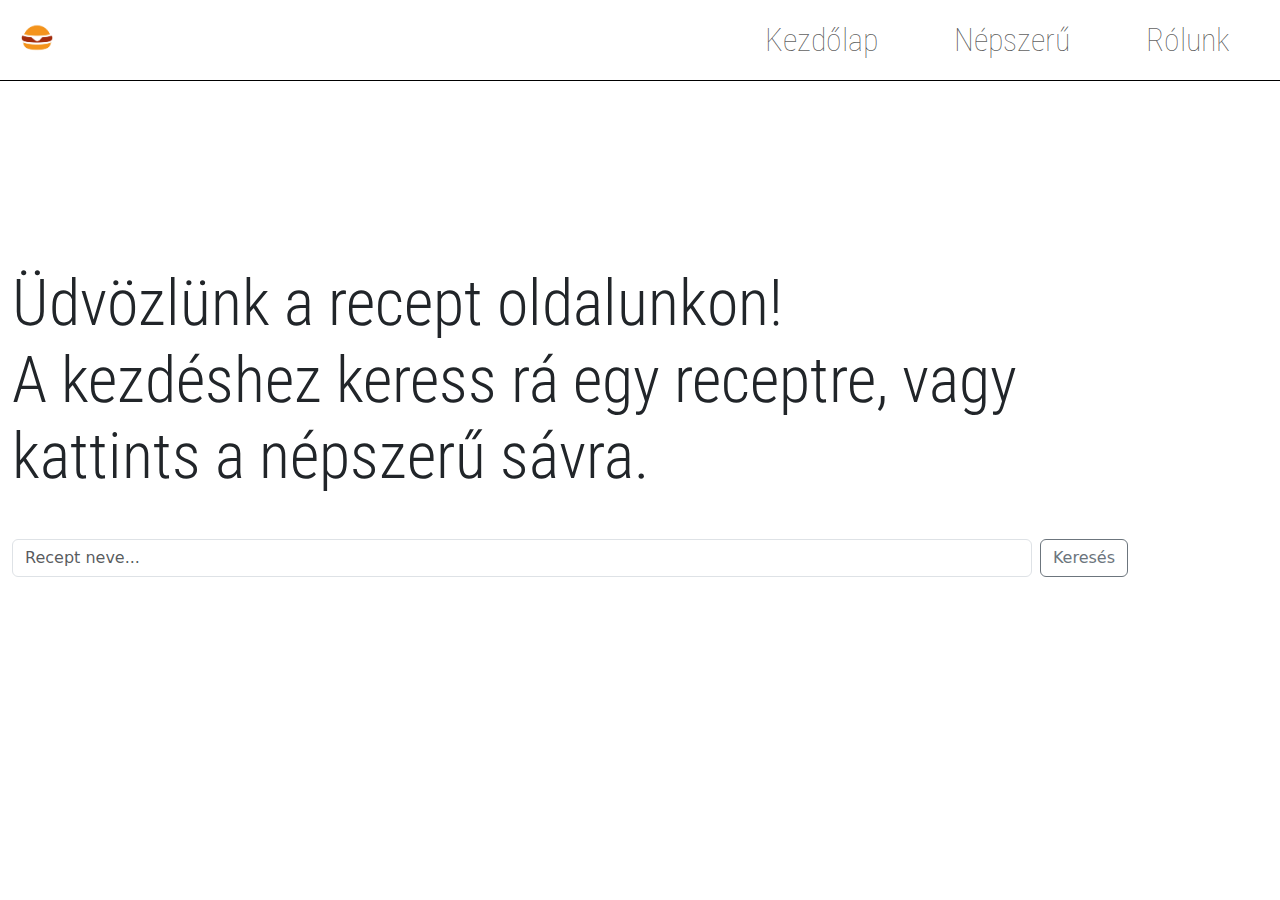
<file: home.html>
<!DOCTYPE html>
<html lang="en">
<head>
    <meta charset="UTF-8">
    <meta name="viewport" content="width=device-width, initial-scale=1.0">
    <link rel="stylesheet" href="homestyle.css">
    <link href="https://cdn.jsdelivr.net/npm/bootstrap@5.3.3/dist/css/bootstrap.min.css" rel="stylesheet" integrity="sha384-QWTKZyjpPEjISv5WaRU9OFeRpok6YctnYmDr5pNlyT2bRjXh0JMhjY6hW+ALEwIH" crossorigin="anonymous">
    <title>Receptek</title>
</head>
<body>
<nav class="navbar navbar-expand-sm navbar-light ">
        <div class="container-fluid ">
          <img src="kepek/homeico.png" alt="" class="navbar-brand" style="width: 50px; height: 5%;">
          <button class="navbar-toggler" type="button" data-bs-toggle="collapse" data-bs-target="#navbarSupportedContent" aria-controls="navbarSupportedContent" aria-expanded="false" aria-label="Toggle navigation">
            <span class="navbar-toggler-icon"></span>
          </button>
          <div class="collapse navbar-collapse" id="navbarSupportedContent">
            <ul class="navbar-nav ms-auto">
              <li class="nav-item">
                <a class="nav-link fs-2" aria-current="page" href="#">Kezdőlap</a>
              </li>
              <li class="nav-item">
                <a class="nav-link fs-2" href="./recept/recept.html">Népszerű</a>
              </li>			
              <li class="nav-item">
                <a class="nav-link fs-2" href="#">Rólunk</a>
              </li>			
            </ul>		  
          </div>
        </div>
      </nav>


<div class="container mx-0">
    
    <h1 class="display-3">Üdvözlünk a recept oldalunkon! <br> A kezdéshez keress rá egy receptre, vagy kattints a népszerű sávra.</h1> 
    <form class="d-flex">
        <input class="form-control me-2" type="search" placeholder="Recept neve..." aria-label="Search">
        <button class="btn btn-outline-secondary" type="submit">Keresés</button>
    </form>
</div>








    

<script src="https://cdn.jsdelivr.net/npm/bootstrap@5.3.3/dist/js/bootstrap.bundle.min.js" integrity="sha384-YvpcrYf0tY3lHB60NNkmXc5s9fDVZLESaAA55NDzOxhy9GkcIdslK1eN7N6jIeHz" crossorigin="anonymous"></script>
</body>
</html>
</file>
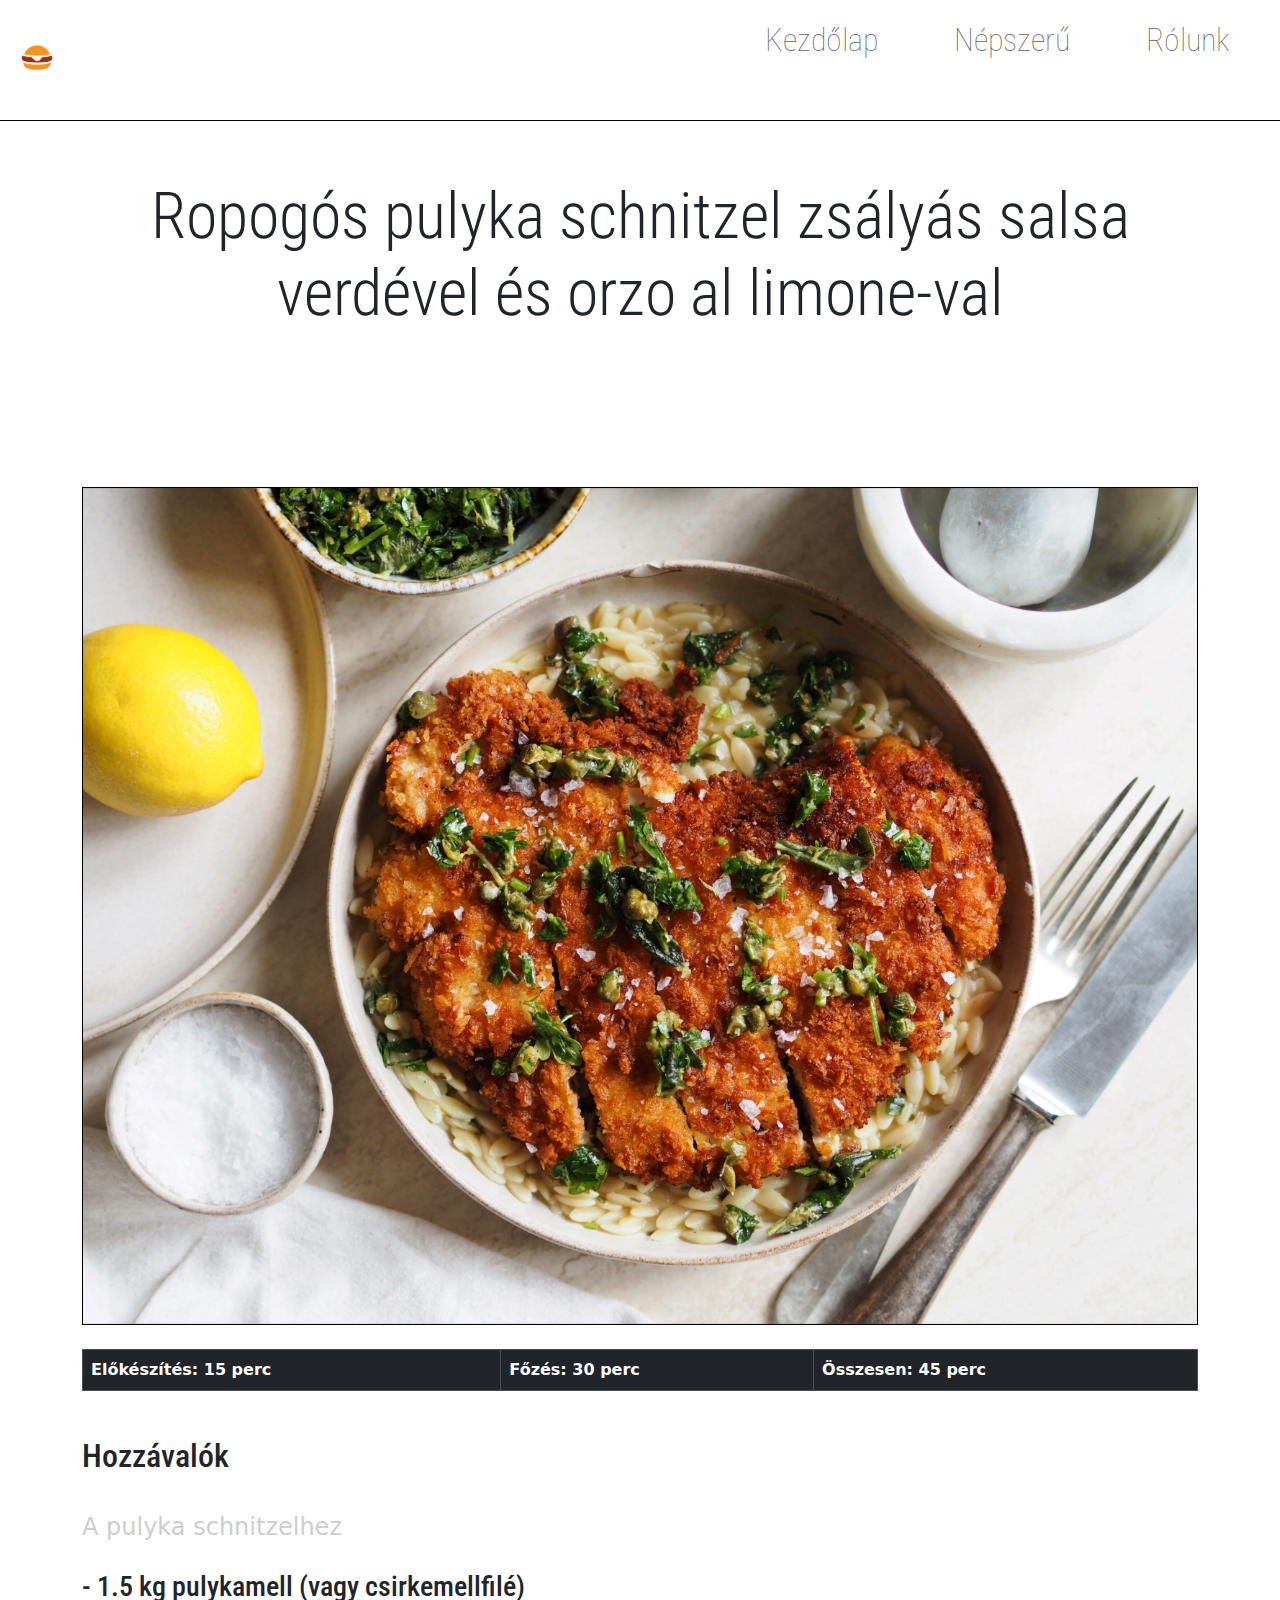
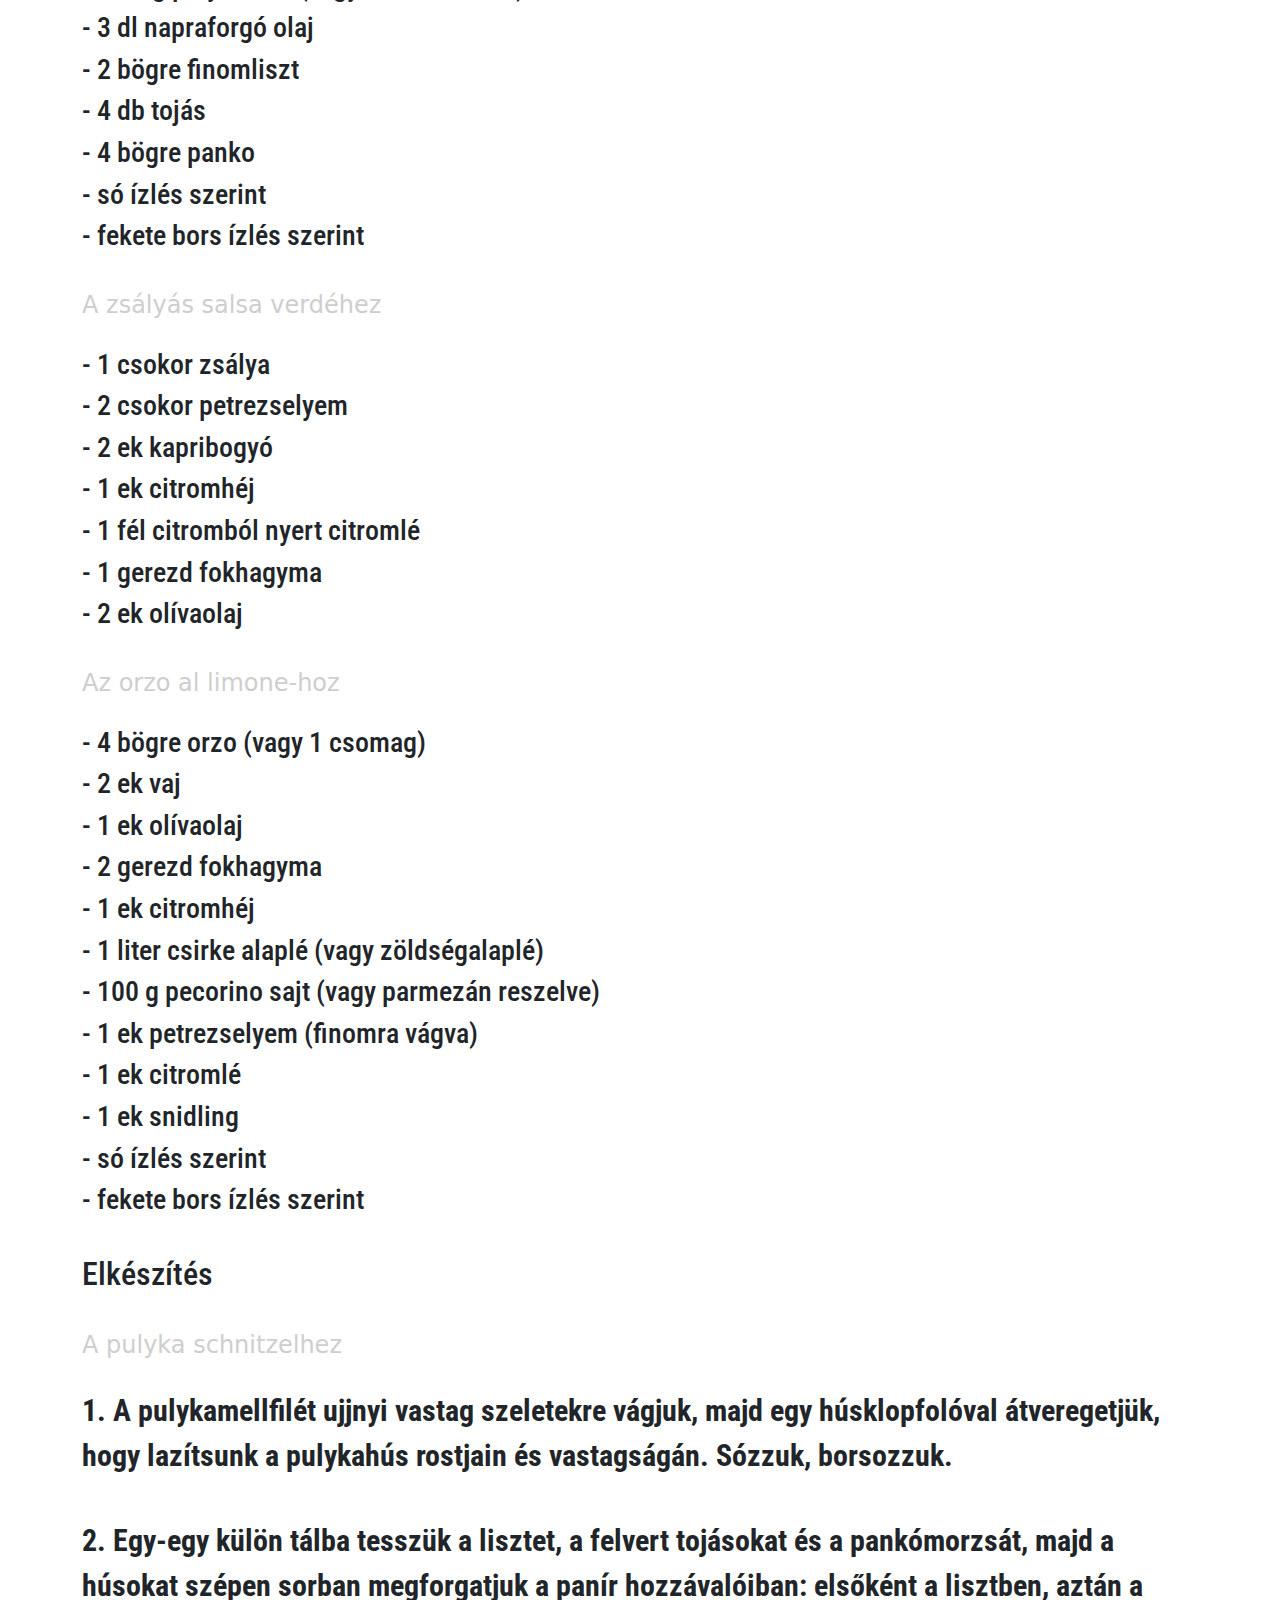
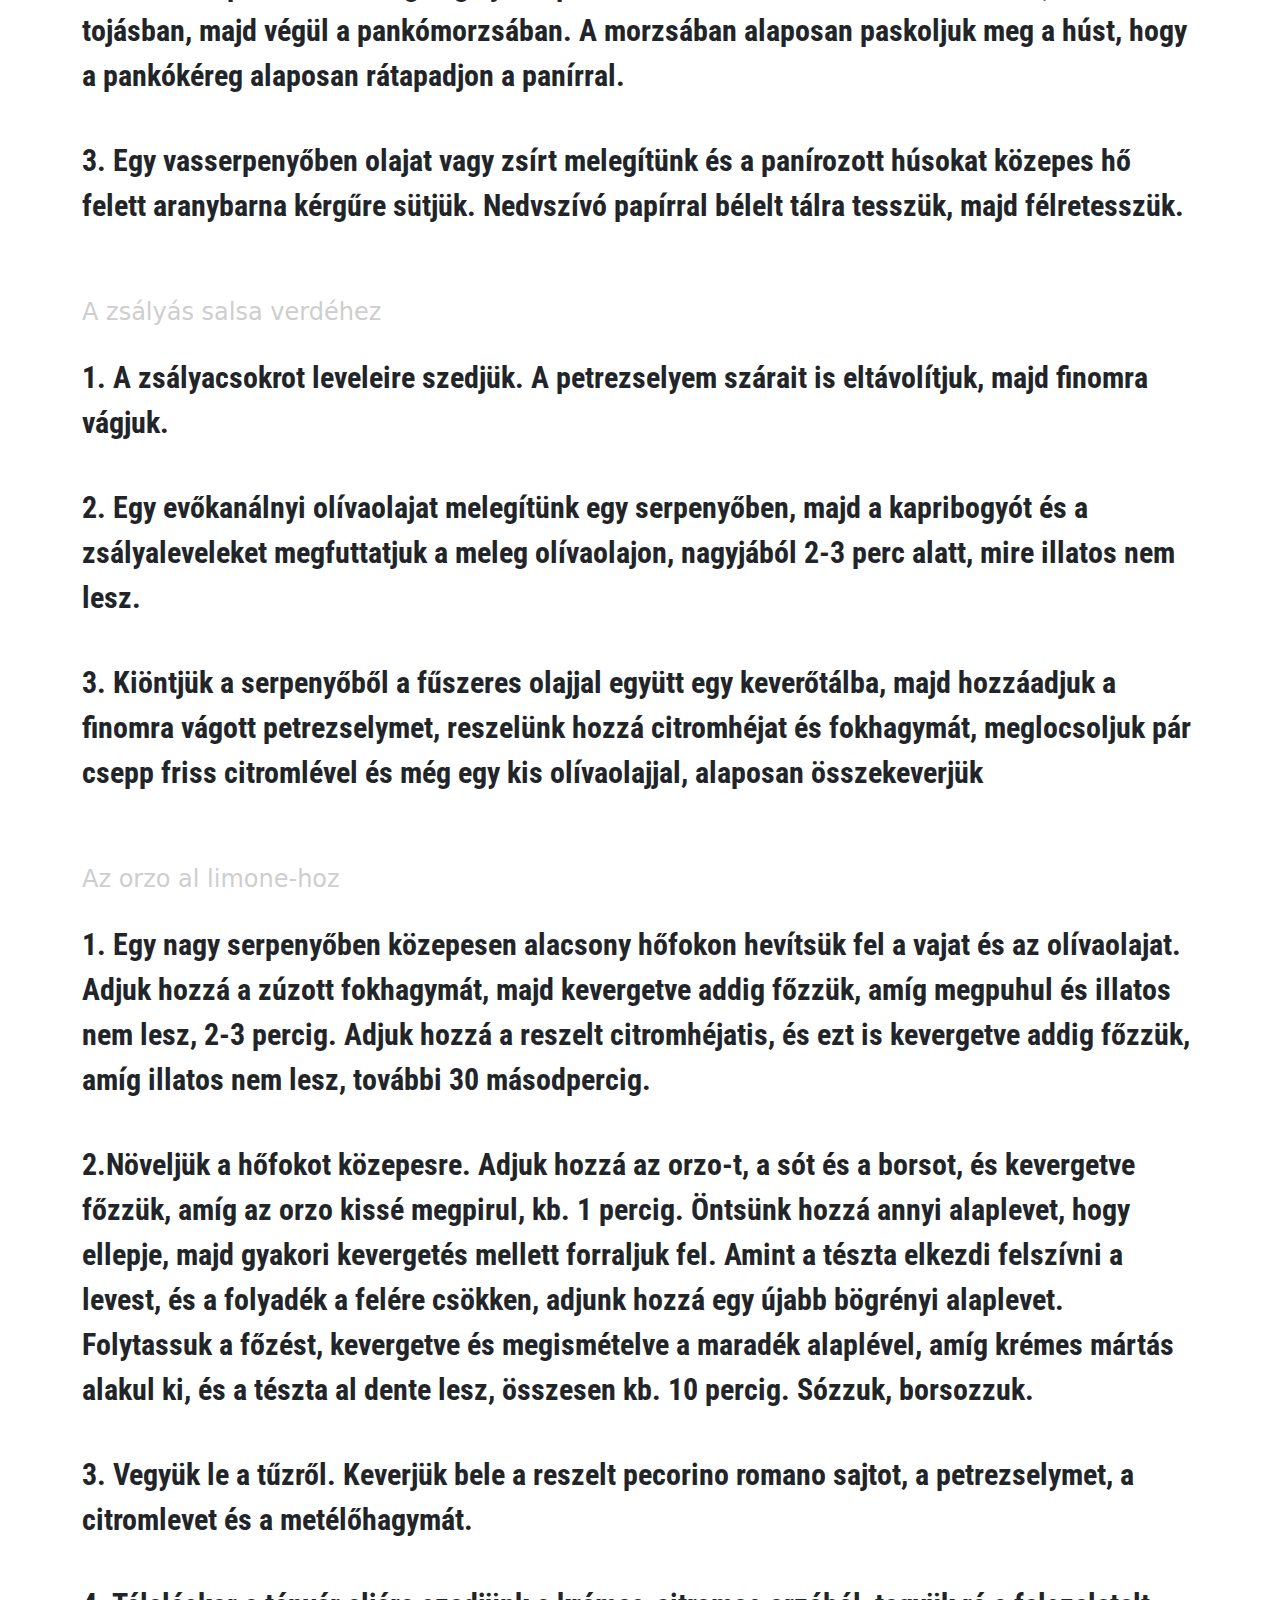
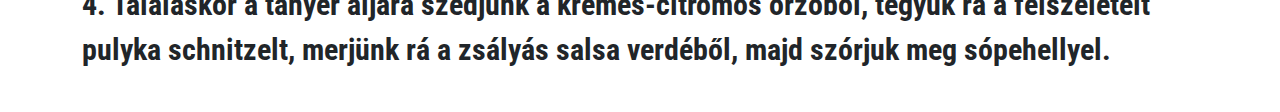
<file: recept.html>
<!DOCTYPE html>
<html lang="en">
<head>
    <meta charset="UTF-8">
    <meta name="viewport" content="width=device-width, initial-scale=1.0">
    <link rel="stylesheet" href="recept.css">
    <link href="https://cdn.jsdelivr.net/npm/bootstrap@5.3.3/dist/css/bootstrap.min.css" rel="stylesheet" integrity="sha384-QWTKZyjpPEjISv5WaRU9OFeRpok6YctnYmDr5pNlyT2bRjXh0JMhjY6hW+ALEwIH" crossorigin="anonymous">
    <script src="https://cdn.jsdelivr.net/npm/bootstrap@5.3.3/dist/js/bootstrap.bundle.min.js"></script>
    <title>Receptek</title>
</head>
<body>
<nav class="navbar navbar-expand-sm navbar-light ">
    <div class="container-fluid">
        <img src="kepek/homeico.png" alt="" class="navbar-brand" style="width: 50px; height: 5%;">
        <button class="navbar-toggler" type="button" data-bs-toggle="collapse" data-bs-target="#navbarSupportedContent" aria-controls="navbarSupportedContent" aria-expanded="false" aria-label="Toggle navigation">
            <span class="navbar-toggler-icon"></span>
        </button>
        <div class="collapse navbar-collapse" id="navbarSupportedContent">
            <ul class="navbar-nav ms-auto">
                <li class="nav-item">
                    <a class="nav-link fs-2" aria-current="page" href="./home.html">Kezdőlap</a>
                </li>
                <li class="nav-item">
                    <a class="nav-link fs-2" href="./recept.html">Népszerű</a>
                </li>	
                <li class="nav-item">
                    <a class="nav-link fs-2" href="#">Rólunk</a>
                  </li>					
            </ul>
        </div>
    </div>
</nav>

<div class="container mt-5">
    <h1 class="display-3 text-center">Ropogós pulyka schnitzel zsályás salsa verdével és orzo al limone-val</h1>
    <img src="./kepek/hus.png" id="hus" class="d-block mx-auto">

    <div class="mt-4">
        <!-- Centering the table using mx-auto -->
        <table class="table table-bordered table-responsive mx-auto" style="width: 100%;" data-bs-theme="dark">
            <thead>
                <tr>
                    <th>Előkészítés: 15 perc</th>
                    <th>Főzés: 30 perc</th>
                    <th>Összesen: 45 perc</th>
                </tr>
            </thead>
        </table>
    </div>
    <h2>Hozzávalók</h2>

    <h4>A pulyka schnitzelhez</h4>
    <h3>- 1.5 kg pulykamell (vagy csirkemellfilé)</h3>
    <h3>- 3 dl napraforgó olaj</h3>
    <h3>- 2 bögre finomliszt</h3>
    <h3>- 4 db tojás</h3>
    <h3>- 4 bögre panko</h3>
    <h3>- só ízlés szerint</h3>
    <h3>- fekete bors ízlés szerint</h3>

    <h4>A zsályás salsa verdéhez</h4>
    <h3>- 1 csokor zsálya</h3>
    <h3>- 2 csokor petrezselyem</h3>
    <h3>- 2 ek kapribogyó</h3>
    <h3>- 1 ek citromhéj</h3>
    <h3>- 1 fél citromból nyert citromlé</h3>
    <h3>- 1 gerezd fokhagyma</h3>
    <h3>- 2 ek olívaolaj</h3>

    <h4>Az orzo al limone-hoz</h4>
    <h3>- 4 bögre orzo (vagy 1 csomag)</h3>
    <h3>- 2 ek vaj</h3>
    <h3>- 1 ek olívaolaj</h3>
    <h3>- 2 gerezd fokhagyma</h3>
    <h3>- 1 ek citromhéj</h3>
    <h3>- 1 liter csirke alaplé (vagy zöldségalaplé)</h3>
    <h3>- 100 g pecorino sajt (vagy parmezán reszelve)</h3>
    <h3>- 1 ek petrezselyem (finomra vágva)</h3>
    <h3>- 1 ek citromlé</h3>
    <h3>- 1 ek snidling</h3>
    <h3>- só ízlés szerint</h3>
    <h3>- fekete bors ízlés szerint</h3>

    <h2>Elkészítés</h2>

    <h4>A pulyka schnitzelhez</h4>
    <li>1. A pulykamellfilét ujjnyi vastag szeletekre vágjuk, majd egy húsklopfolóval átveregetjük, hogy lazítsunk a pulykahús rostjain és vastagságán. Sózzuk, borsozzuk.</li>
    <li>2. Egy-egy külön tálba tesszük a lisztet, a felvert tojásokat és a pankómorzsát, majd a húsokat szépen sorban megforgatjuk a panír hozzávalóiban: elsőként a lisztben, aztán a tojásban, majd végül a pankómorzsában. A morzsában alaposan paskoljuk meg a húst, hogy a pankókéreg alaposan rátapadjon a panírral.</li>
    <li>3. Egy vasserpenyőben olajat vagy zsírt melegítünk és a panírozott húsokat közepes hő felett aranybarna kérgűre sütjük. Nedvszívó papírral bélelt tálra tesszük, majd félretesszük.</li>
    
    <h4>A zsályás salsa verdéhez</h4>
    <li>1. A zsályacsokrot leveleire szedjük. A petrezselyem szárait is eltávolítjuk, majd finomra vágjuk.</li>
    <li>2. Egy evőkanálnyi olívaolajat melegítünk egy serpenyőben, majd a kapribogyót és a zsályaleveleket megfuttatjuk a meleg olívaolajon, nagyjából 2-3 perc alatt, mire illatos nem lesz.</li>
    <li>3. Kiöntjük a serpenyőből a fűszeres olajjal együtt egy keverőtálba, majd hozzáadjuk a finomra vágott petrezselymet, reszelünk hozzá citromhéjat és fokhagymát, meglocsoljuk pár csepp friss citromlével és még egy kis olívaolajjal, alaposan összekeverjük</li>
    
    <h4>Az orzo al limone-hoz</h4>
    <li>1. Egy nagy serpenyőben közepesen alacsony hőfokon hevítsük fel a vajat és az olívaolajat. Adjuk hozzá a zúzott fokhagymát, majd kevergetve addig főzzük, amíg megpuhul és illatos nem lesz, 2-3 percig. Adjuk hozzá a reszelt citromhéjatis, és ezt is kevergetve addig főzzük, amíg illatos nem lesz, további 30 másodpercig.</li>
    <li>2.Növeljük a hőfokot közepesre. Adjuk hozzá az orzo-t, a sót és a borsot, és kevergetve főzzük, amíg az orzo kissé megpirul, kb. 1 percig. Öntsünk hozzá annyi alaplevet, hogy ellepje, majd gyakori kevergetés mellett forraljuk fel. Amint a tészta elkezdi felszívni a levest, és a folyadék a felére csökken, adjunk hozzá egy újabb bögrényi alaplevet. Folytassuk a főzést, kevergetve és megismételve a maradék alaplével, amíg krémes mártás alakul ki, és a tészta al dente lesz, összesen kb. 10 percig. Sózzuk, borsozzuk.</li>
    <li>3. Vegyük le a tűzről. Keverjük bele a reszelt pecorino romano sajtot, a petrezselymet, a citromlevet és a metélőhagymát.</li>
    <li>4. Tálaláskor a tányér aljára szedjünk a krémes-citromos orzóból, tegyük rá a felszeletelt pulyka schnitzelt, merjünk rá a zsályás salsa verdéből, majd szórjuk meg sópehellyel.</li>


</div>

<script src="https://cdn.jsdelivr.net/npm/bootstrap@5.3.3/dist/js/bootstrap.bundle.min.js" integrity="sha384-YvpcrYf0tY3lHB60NNkmXc5s9fDVZLESaAA55NDzOxhy9GkcIdslK1eN7N6jIeHz" crossorigin="anonymous"></script>
</body>
</html>
</file>
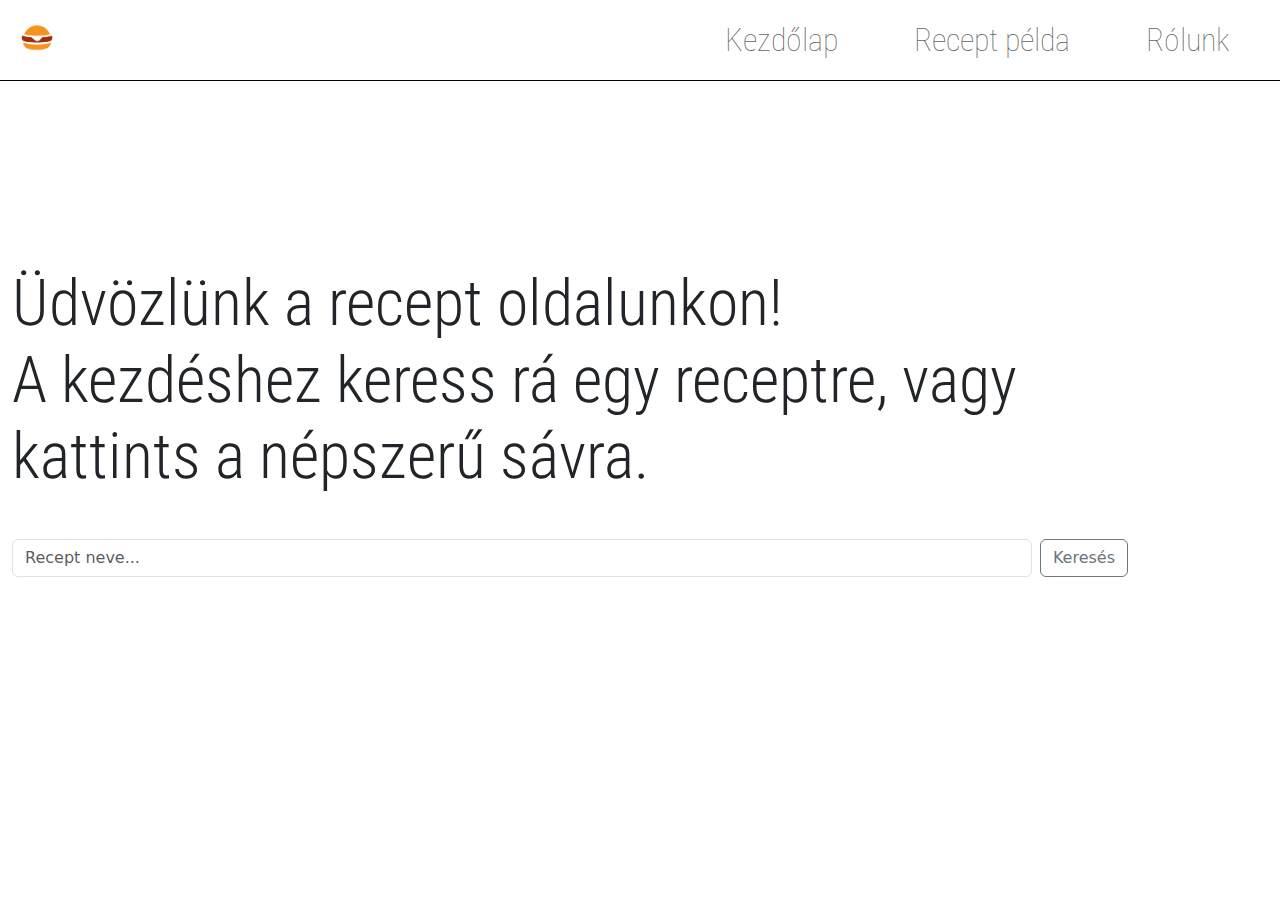
<file: home/home.html>
<!DOCTYPE html>
<html lang="hu">
<head>
    <meta charset="UTF-8">
    <meta name="viewport" content="width=device-width, initial-scale=1.0">
    <link rel="stylesheet" href="../home/homestyle.css">
    <link href="https://cdn.jsdelivr.net/npm/bootstrap@5.3.3/dist/css/bootstrap.min.css" rel="stylesheet" integrity="sha384-QWTKZyjpPEjISv5WaRU9OFeRpok6YctnYmDr5pNlyT2bRjXh0JMhjY6hW+ALEwIH" crossorigin="anonymous">
    <title>Receptek</title>
</head>
<body>
<nav class="navbar navbar-expand-sm navbar-light ">
        <div class="container-fluid ">
          <img src="../kepek/homeico.png" alt="" class="navbar-brand" style="width: 50px; height: 5%;">
          <button class="navbar-toggler" type="button" data-bs-toggle="collapse" data-bs-target="#navbarSupportedContent" aria-controls="navbarSupportedContent" aria-expanded="false" aria-label="Toggle navigation">
            <span class="navbar-toggler-icon"></span>
          </button>
          <div class="collapse navbar-collapse" id="navbarSupportedContent">
            <ul class="navbar-nav ms-auto">
              <li class="nav-item">
                <a class="nav-link fs-2" aria-current="page" href="#">Kezdőlap</a>
              </li>
              <li class="nav-item">
                <a class="nav-link fs-2" href="../recept/recept.html">Recept példa</a>
              </li>			
              <li class="nav-item">
                <a class="nav-link fs-2" href="../rolunk/rolunk.html">Rólunk</a>
              </li>			
            </ul>		  
          </div>
        </div>
      </nav>


<div class="container mx-0">
    
    <h1 class="display-3">Üdvözlünk a recept oldalunkon! <br> A kezdéshez keress rá egy receptre, vagy kattints a népszerű sávra.</h1> 
    <form class="d-flex">
        <input class="form-control me-2" type="search" placeholder="Recept neve..." aria-label="Search">
        <button class="btn btn-outline-secondary" type="submit">Keresés</button>
    </form>
</div>








    

<script src="https://cdn.jsdelivr.net/npm/bootstrap@5.3.3/dist/js/bootstrap.bundle.min.js" integrity="sha384-YvpcrYf0tY3lHB60NNkmXc5s9fDVZLESaAA55NDzOxhy9GkcIdslK1eN7N6jIeHz" crossorigin="anonymous"></script>
</body>
</html>
</file>
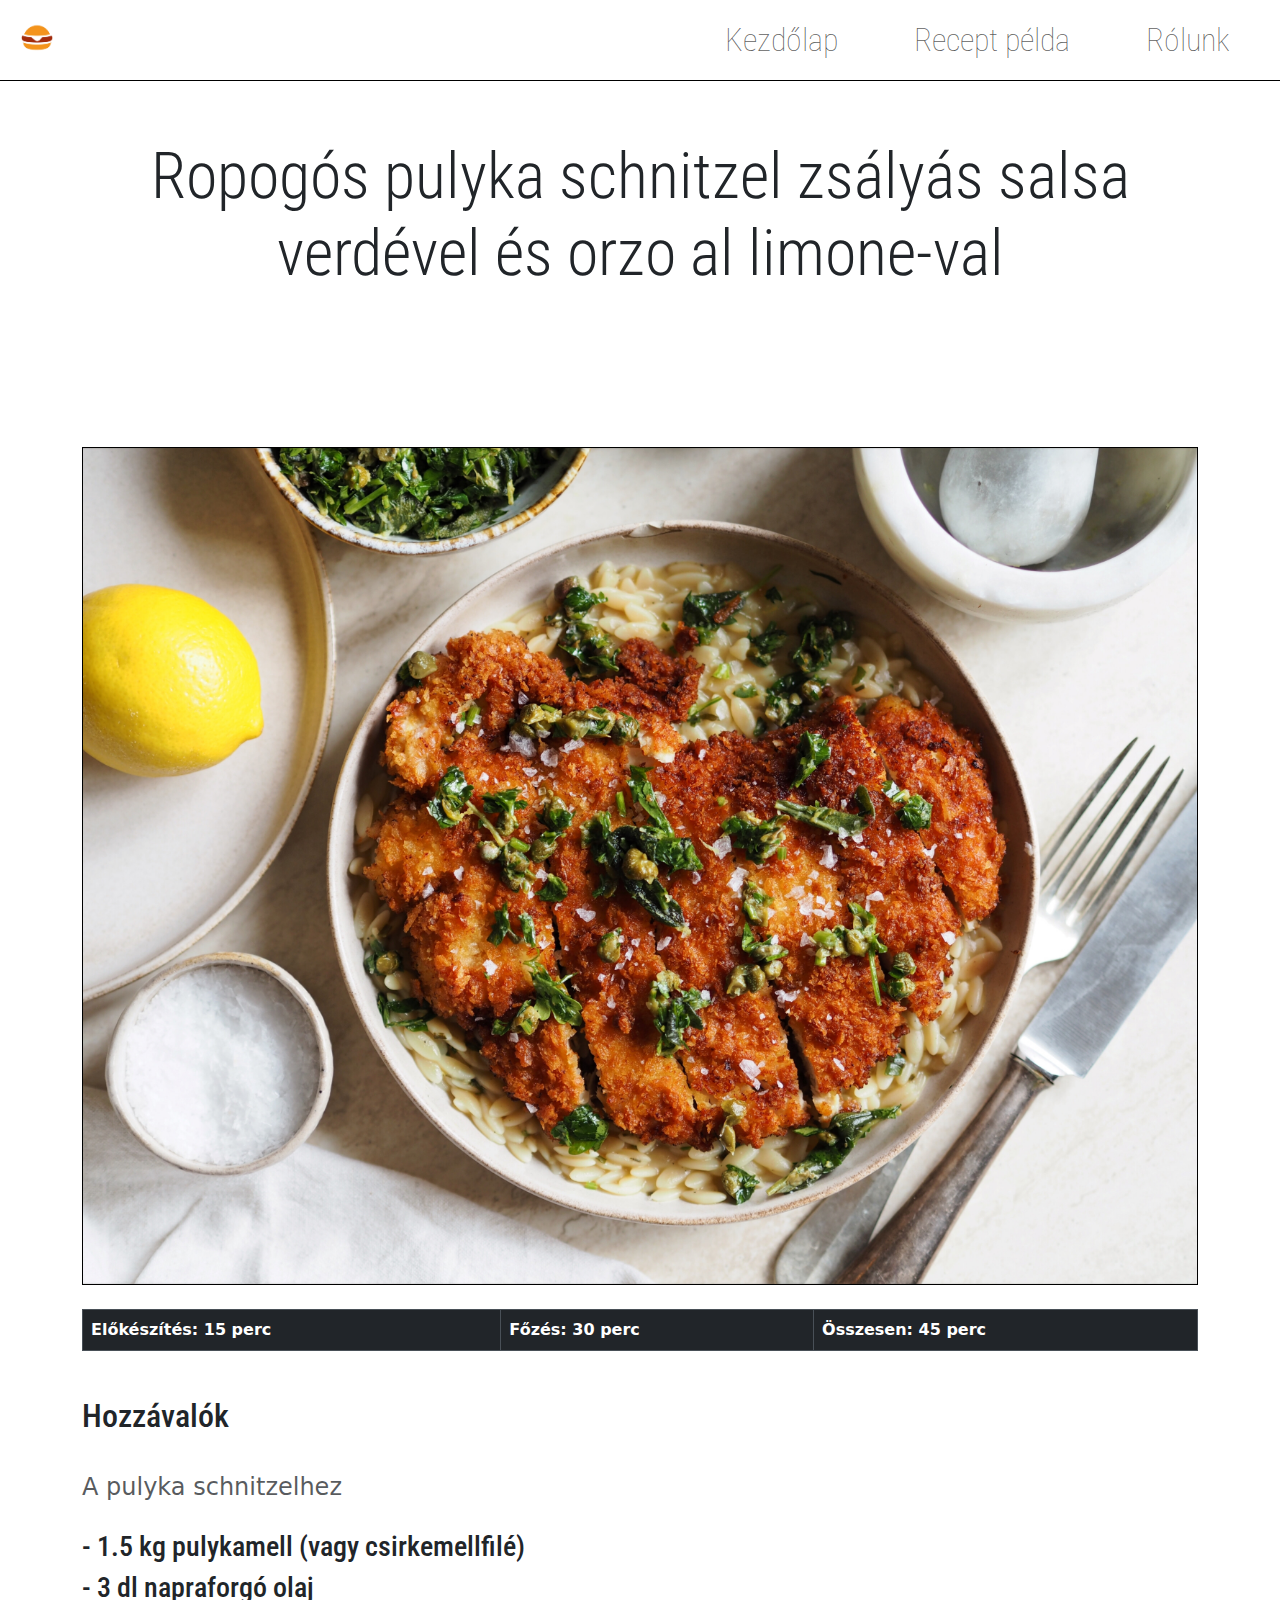
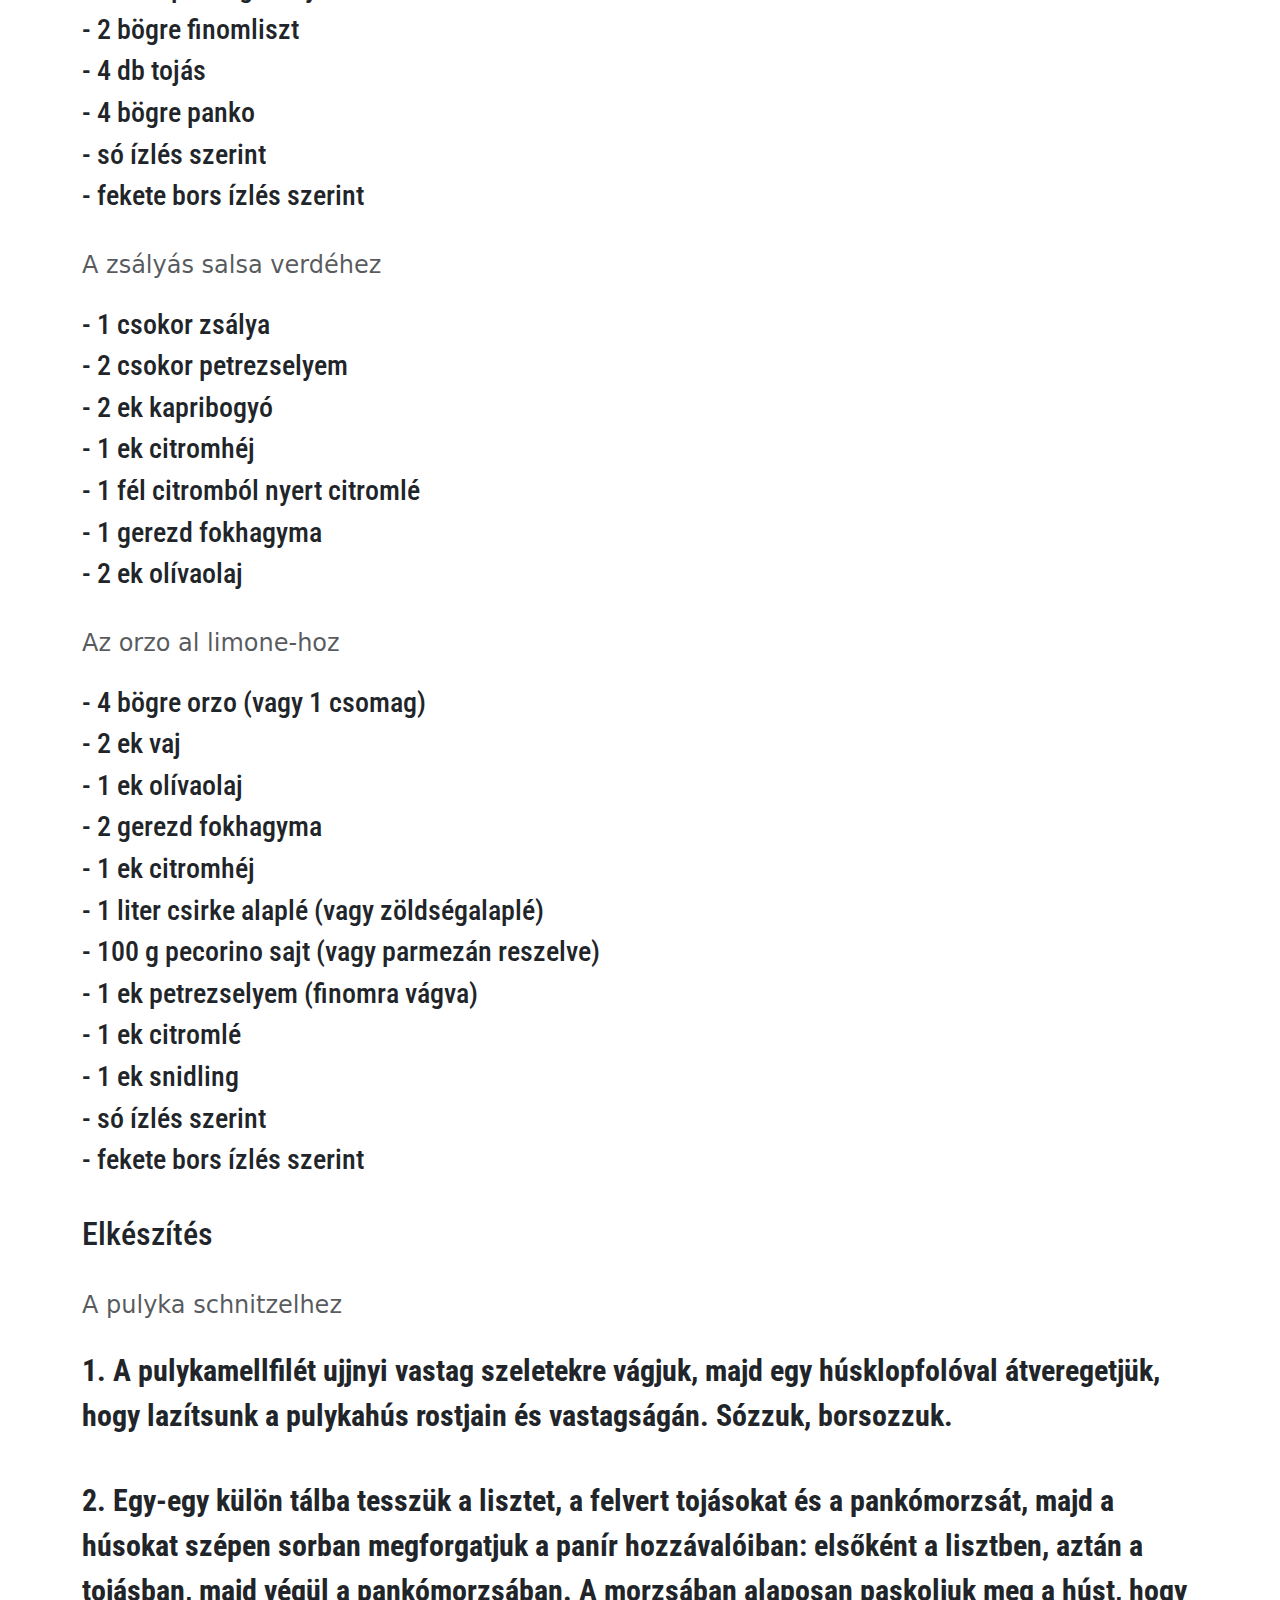
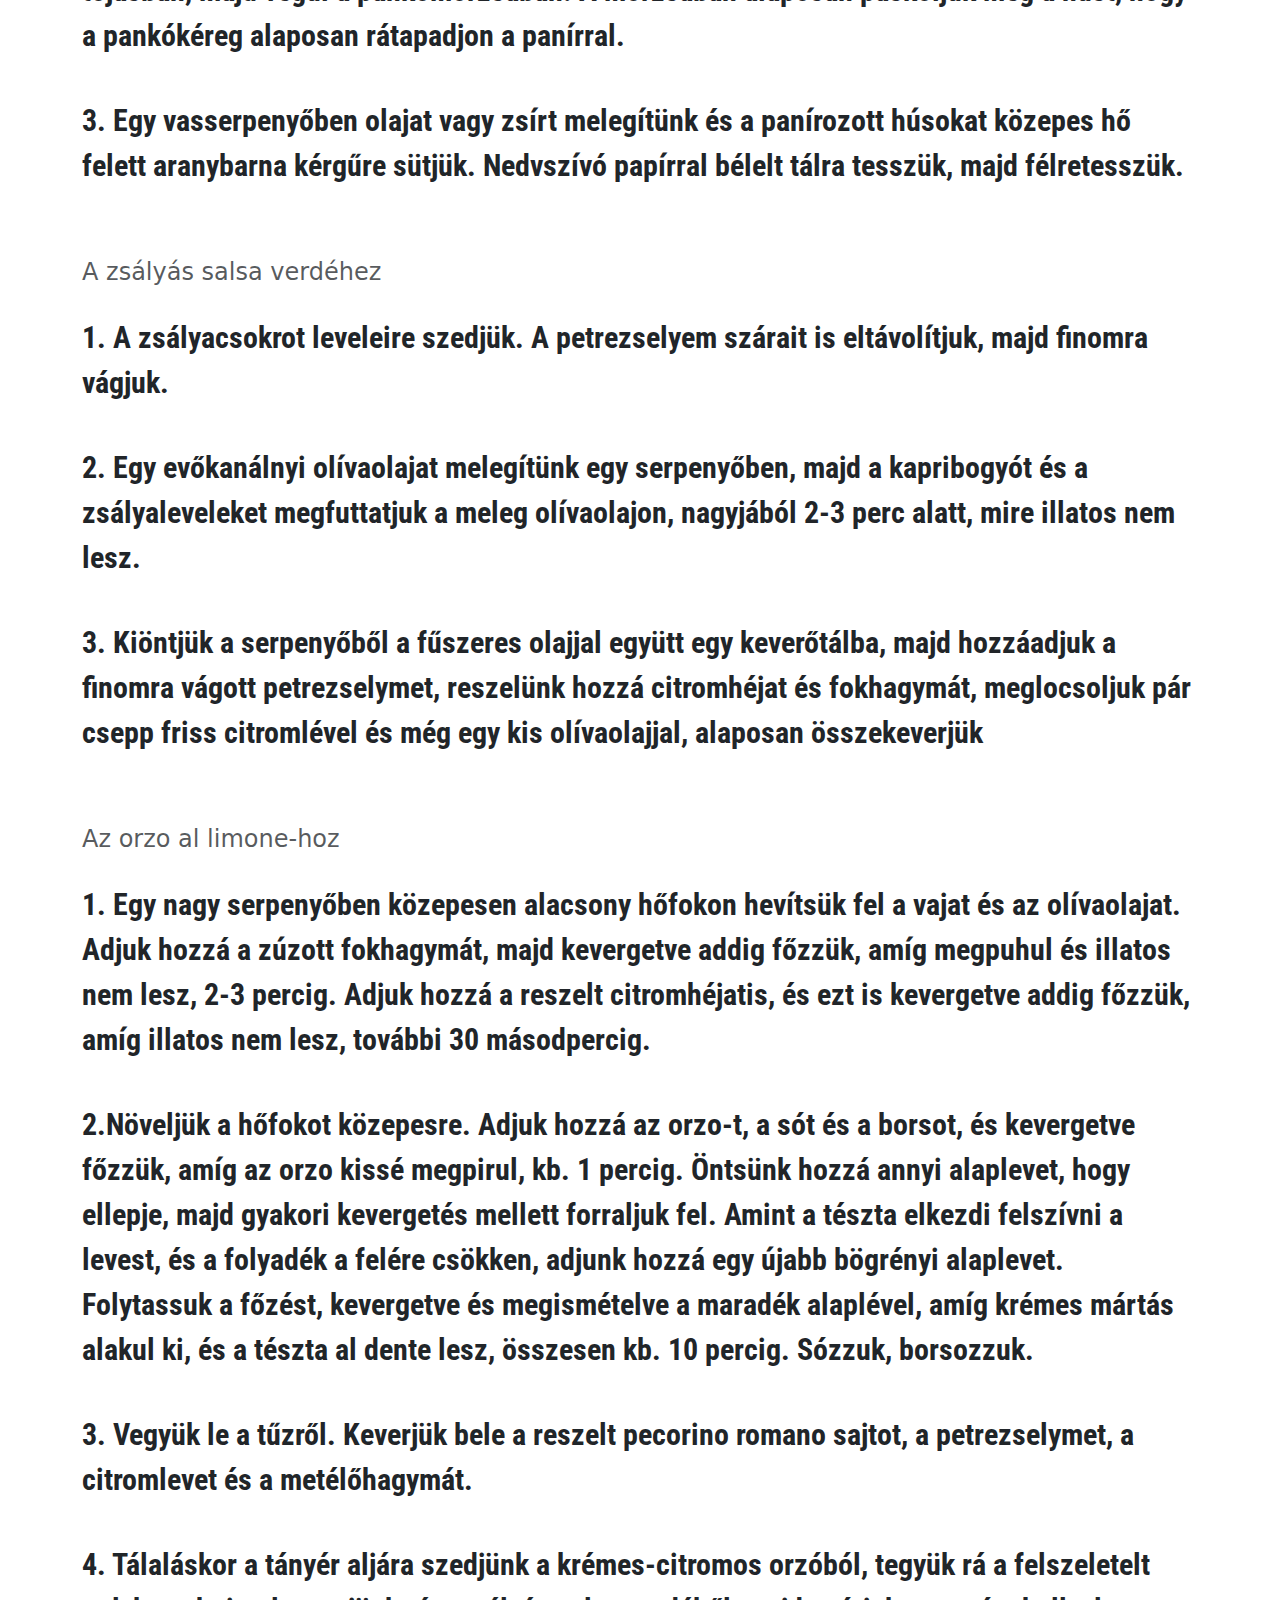
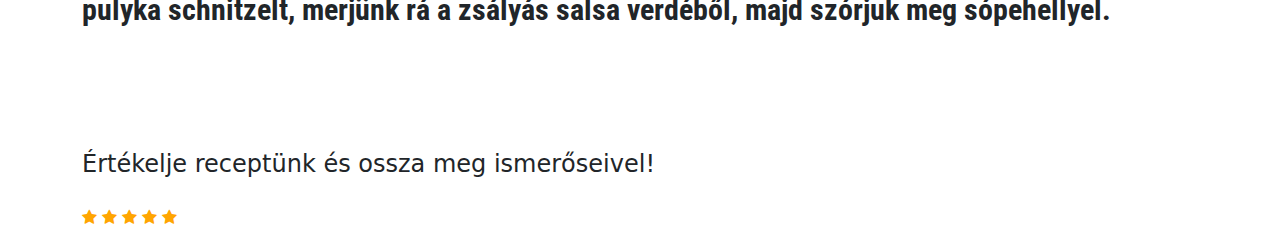
<file: recept/recept.html>
<!DOCTYPE html>
<html lang="hu">
<head>
    <meta charset="UTF-8">
    <meta name="viewport" content="width=device-width, initial-scale=1.0">
    <link rel="stylesheet" href="recept.css">
    <link href="https://cdn.jsdelivr.net/npm/bootstrap@5.3.3/dist/css/bootstrap.min.css" rel="stylesheet" integrity="sha384-QWTKZyjpPEjISv5WaRU9OFeRpok6YctnYmDr5pNlyT2bRjXh0JMhjY6hW+ALEwIH" crossorigin="anonymous">
    <script src="https://cdn.jsdelivr.net/npm/bootstrap@5.3.3/dist/js/bootstrap.bundle.min.js"></script>
    <!-- Csillagok -->
    <link rel="stylesheet" href="https://cdnjs.cloudflare.com/ajax/libs/font-awesome/4.7.0/css/font-awesome.min.css">
    <title>Receptek</title>
</head>
<body>
<nav class="navbar navbar-expand-sm navbar-light ">
    <div class="container-fluid">
        <img src="../kepek/homeico.png" alt="" class="navbar-brand" style="width: 50px; height: 5%;">
        <button class="navbar-toggler" type="button" data-bs-toggle="collapse" data-bs-target="#navbarSupportedContent" aria-controls="navbarSupportedContent" aria-expanded="false" aria-label="Toggle navigation">
            <span class="navbar-toggler-icon"></span>
        </button>
        <div class="collapse navbar-collapse" id="navbarSupportedContent">
            <ul class="navbar-nav ms-auto">
                <li class="nav-item">
                    <a class="nav-link fs-2" aria-current="page" href="../home/home.html">Kezdőlap</a>
                </li>
                <li class="nav-item">
                    <a class="nav-link fs-2" href="#">Recept példa</a>
                </li>	
                <li class="nav-item">
                    <a class="nav-link fs-2" href="../rolunk/rolunk.html">Rólunk</a>
                </li>					
            </ul>
        </div>
    </div>
</nav>

<div id="etel" class="container mt-5"> <!-- Erre raktam egy "etel" id-t bugfix miatt, lást a css-t. -->
    <h1 class="display-3 text-center">Ropogós pulyka schnitzel zsályás salsa verdével és orzo al limone-val</h1>
    <img src="./kepek/hus.png" id="hus" class="d-block mx-auto">

    <div class="mt-4">
        <!-- Centering the table using mx-auto < (Itt istván bent hagyta a chatGPT dokumentációt!) -->
        <table class="table table-bordered table-responsive mx-auto" style="width: 100%;" data-bs-theme="dark">
            <thead>
                <tr>
                    <th>Előkészítés: 15 perc</th>
                    <th>Főzés: 30 perc</th>
                    <th>Összesen: 45 perc</th>
                </tr>
            </thead>
        </table>
    </div>
    <h2>Hozzávalók</h2>

    <h4 class="text-muted">A pulyka schnitzelhez</h4>
    <h3>- 1.5 kg pulykamell (vagy csirkemellfilé)</h3>
    <h3>- 3 dl napraforgó olaj</h3>
    <h3>- 2 bögre finomliszt</h3>
    <h3>- 4 db tojás</h3>
    <h3>- 4 bögre panko</h3>
    <h3>- só ízlés szerint</h3>
    <h3>- fekete bors ízlés szerint</h3>

    <h4 class="text-muted">A zsályás salsa verdéhez</h4>
    <h3>- 1 csokor zsálya</h3>
    <h3>- 2 csokor petrezselyem</h3>
    <h3>- 2 ek kapribogyó</h3>
    <h3>- 1 ek citromhéj</h3>
    <h3>- 1 fél citromból nyert citromlé</h3>
    <h3>- 1 gerezd fokhagyma</h3>
    <h3>- 2 ek olívaolaj</h3>

    <h4 class="text-muted">Az orzo al limone-hoz</h4>
    <h3>- 4 bögre orzo (vagy 1 csomag)</h3>
    <h3>- 2 ek vaj</h3>
    <h3>- 1 ek olívaolaj</h3>
    <h3>- 2 gerezd fokhagyma</h3>
    <h3>- 1 ek citromhéj</h3>
    <h3>- 1 liter csirke alaplé (vagy zöldségalaplé)</h3>
    <h3>- 100 g pecorino sajt (vagy parmezán reszelve)</h3>
    <h3>- 1 ek petrezselyem (finomra vágva)</h3>
    <h3>- 1 ek citromlé</h3>
    <h3>- 1 ek snidling</h3>
    <h3>- só ízlés szerint</h3>
    <h3>- fekete bors ízlés szerint</h3>

    <h2>Elkészítés</h2>

    <h4 class="text-muted">A pulyka schnitzelhez</h4>
    <li>1. A pulykamellfilét ujjnyi vastag szeletekre vágjuk, majd egy húsklopfolóval átveregetjük, hogy lazítsunk a pulykahús rostjain és vastagságán. Sózzuk, borsozzuk.</li>
    <li>2. Egy-egy külön tálba tesszük a lisztet, a felvert tojásokat és a pankómorzsát, majd a húsokat szépen sorban megforgatjuk a panír hozzávalóiban: elsőként a lisztben, aztán a tojásban, majd végül a pankómorzsában. A morzsában alaposan paskoljuk meg a húst, hogy a pankókéreg alaposan rátapadjon a panírral.</li>
    <li>3. Egy vasserpenyőben olajat vagy zsírt melegítünk és a panírozott húsokat közepes hő felett aranybarna kérgűre sütjük. Nedvszívó papírral bélelt tálra tesszük, majd félretesszük.</li>
    
    <h4 class="text-muted">A zsályás salsa verdéhez</h4>
    <li>1. A zsályacsokrot leveleire szedjük. A petrezselyem szárait is eltávolítjuk, majd finomra vágjuk.</li>
    <li>2. Egy evőkanálnyi olívaolajat melegítünk egy serpenyőben, majd a kapribogyót és a zsályaleveleket megfuttatjuk a meleg olívaolajon, nagyjából 2-3 perc alatt, mire illatos nem lesz.</li>
    <li>3. Kiöntjük a serpenyőből a fűszeres olajjal együtt egy keverőtálba, majd hozzáadjuk a finomra vágott petrezselymet, reszelünk hozzá citromhéjat és fokhagymát, meglocsoljuk pár csepp friss citromlével és még egy kis olívaolajjal, alaposan összekeverjük</li>
    
    <h4 class="text-muted">Az orzo al limone-hoz</h4>
    <li>1. Egy nagy serpenyőben közepesen alacsony hőfokon hevítsük fel a vajat és az olívaolajat. Adjuk hozzá a zúzott fokhagymát, majd kevergetve addig főzzük, amíg megpuhul és illatos nem lesz, 2-3 percig. Adjuk hozzá a reszelt citromhéjatis, és ezt is kevergetve addig főzzük, amíg illatos nem lesz, további 30 másodpercig.</li>
    <li>2.Növeljük a hőfokot közepesre. Adjuk hozzá az orzo-t, a sót és a borsot, és kevergetve főzzük, amíg az orzo kissé megpirul, kb. 1 percig. Öntsünk hozzá annyi alaplevet, hogy ellepje, majd gyakori kevergetés mellett forraljuk fel. Amint a tészta elkezdi felszívni a levest, és a folyadék a felére csökken, adjunk hozzá egy újabb bögrényi alaplevet. Folytassuk a főzést, kevergetve és megismételve a maradék alaplével, amíg krémes mártás alakul ki, és a tészta al dente lesz, összesen kb. 10 percig. Sózzuk, borsozzuk.</li>
    <li>3. Vegyük le a tűzről. Keverjük bele a reszelt pecorino romano sajtot, a petrezselymet, a citromlevet és a metélőhagymát.</li>
    <li>4. Tálaláskor a tányér aljára szedjünk a krémes-citromos orzóból, tegyük rá a felszeletelt pulyka schnitzelt, merjünk rá a zsályás salsa verdéből, majd szórjuk meg sópehellyel.</li>

    <!-- Értékelés szisztéma, kétlem, hogy back-end nélkül műkodne, ezért ez csak dísz egyelőre. -->
    <div class="mt-5">
        <h4>Értékelje receptünk és ossza meg ismerőseivel!</h4>
        <span class="fa fa-star checked"></span>
<span class="fa fa-star checked"></span>
<span class="fa fa-star checked"></span>
<span class="fa fa-star"></span>
<span class="fa fa-star"></span>
    </div>
</div>

<script src="https://cdn.jsdelivr.net/npm/bootstrap@5.3.3/dist/js/bootstrap.bundle.min.js" integrity="sha384-YvpcrYf0tY3lHB60NNkmXc5s9fDVZLESaAA55NDzOxhy9GkcIdslK1eN7N6jIeHz" crossorigin="anonymous"></script>
</body>
</html>
</file>
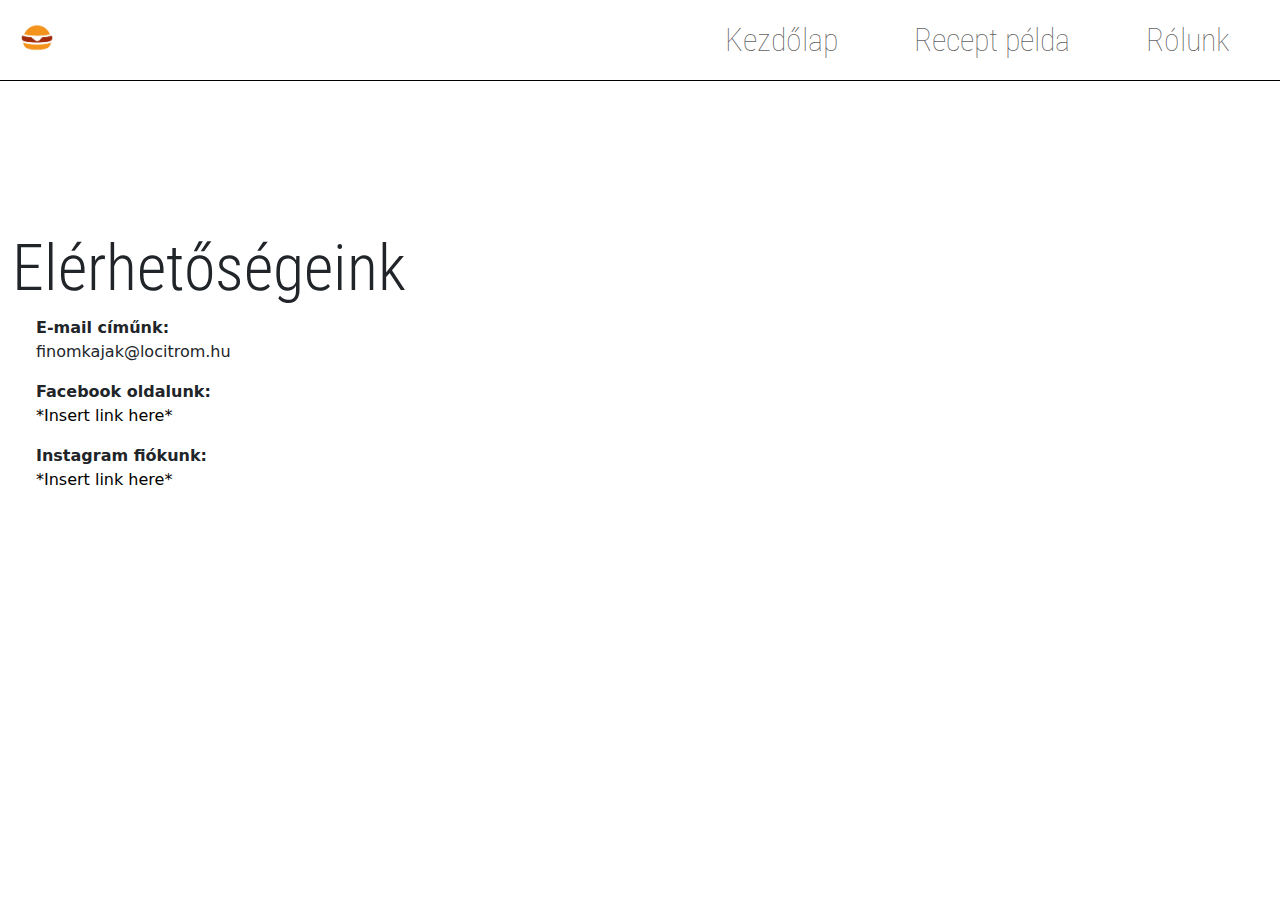
<file: rolunk/rolunk.html>
<!DOCTYPE html>
<html lang="hu">
<head>
    <meta charset="UTF-8">
    <meta name="viewport" content="width=device-width, initial-scale=1.0">
    <link rel="stylesheet" href="rolunk.css">
    <link href="https://cdn.jsdelivr.net/npm/bootstrap@5.3.3/dist/css/bootstrap.min.css" rel="stylesheet" integrity="sha384-QWTKZyjpPEjISv5WaRU9OFeRpok6YctnYmDr5pNlyT2bRjXh0JMhjY6hW+ALEwIH" crossorigin="anonymous">
    <title>Rólunk</title>
</head>
<body>
    <!-- Navigációs sáv -->
    <nav class="navbar navbar-expand-sm navbar-light ">
        <div class="container-fluid ">
            <img src="../kepek/homeico.png" alt="" class="navbar-brand" style="width: 50px; height: 5%;">
            <button class="navbar-toggler" type="button" data-bs-toggle="collapse" data-bs-target="#navbarSupportedContent" aria-controls="navbarSupportedContent" aria-expanded="false" aria-label="Toggle navigation">
            <span class="navbar-toggler-icon"></span>
            </button>
            <div class="collapse navbar-collapse" id="navbarSupportedContent">
            <ul class="navbar-nav ms-auto">
                <li class="nav-item">
                <a class="nav-link fs-2" aria-current="page" href="../home/home.html">Kezdőlap</a>
                </li>
                <li class="nav-item">
                <a class="nav-link fs-2" href="../recept/recept.html">Recept példa</a>
                </li>			
                <li class="nav-item">
                <a class="nav-link fs-2" href="#">Rólunk</a>
                </li>			
            </ul>		  
            </div>
        </div>
        </nav>

        <!-- Elérhetőségek -->
        <div class="container mx-0">
            <h1 class="display-3">Elérhetőségeink</h1>
            <div class="mx-4">
                <p><b>E-mail címűnk:</b><br>finomkajak@locitrom.hu</p>
                <p><b>Facebook oldalunk:</b><br><a href="https://www.youtube.com/watch?v=dQw4w9WgXcQ">*Insert link here*</a></p>
                <p><b>Instagram fiókunk:</b><br><a href="https://www.youtube.com/watch?v=dQw4w9WgXcQ">*Insert link here*</a></p>
            </div>
        </div>
</body>
</html>
</file>
<file: homestyle.css>
@import url('https://fonts.googleapis.com/css2?family=Roboto+Condensed:ital,wght@0,100..900;1,100..900&display=swap');


.navbar-nav > li {
    padding-left:30px;
    padding-right:30px;
    font-family: "Roboto Condensed", sans-serif;
    font-optical-sizing: auto;
    font-weight: 100;
    font-style: normal;
}

.navbar-nav > li > a {
    padding-left:30px;
    padding-right:30px;
    font-family: "Roboto Condensed", sans-serif;
    font-optical-sizing: auto;
    font-weight: 100;
    font-style: normal;
}


.navbar {
    border-bottom: 1px black solid;
}

.navbar:hover{
    color: black;
}


h1 {
    font-size: xx-large;
    display: flex;
    align-items: center; /* Vertically centers  content */
    height: 300px;
    font-family: "Roboto Condensed", sans-serif;
    font-optical-sizing: auto;
    font-weight: bold;
    font-style: normal;
    
}

.container {
    padding-top: 150px;
}
</file>
<file: recept.css>
@import url('https://fonts.googleapis.com/css2?family=Roboto+Condensed:ital,wght@0,100..900;1,100..900&display=swap');

.navbar-nav > li {
    padding-left:30px;
    padding-right:30px;
    font-family: "Roboto Condensed", sans-serif;
    font-optical-sizing: auto;
    font-weight: 100;
    font-style: normal;
}

.navbar-nav > li > a {
    padding-left:30px;
    padding-right:30px;
    font-family: "Roboto Condensed", sans-serif;
    font-optical-sizing: auto;
    font-weight: 100;
    font-style: normal;
}


.navbar {
    border-bottom: 1px black solid;
}

.navbar:hover{
    color: black;
}


h1 {
    text-align: center;
    font-size: xx-large;
    display: flex;
    height: 300px;
    font-family: "Roboto Condensed", sans-serif;
    font-optical-sizing: auto;
    font-weight: bold;
    font-style: normal;
    
}

img#hus{
    border: 1px solid black;
    align-items: center;
    display: flex;
    width: 100%;
    height: auto;  
    margin-left: 37%;
}
.container {
    
    padding-top: 10px;
}

h2{
    padding-top: 30px;
    font-family: "Roboto Condensed", sans-serif;
    font-optical-sizing: auto;
    font-weight: bold;
    font-style: normal;
}

h3{

    font-family: "Roboto Condensed", sans-serif;
    font-optical-sizing: auto;
    font-weight: bold;
    font-style: normal;
}

h4{
    padding-bottom: 20px;
    padding-top: 30px;
    color: rgb(206, 206, 206) !important;
}

li{
    padding-bottom: 40px;
    list-style-type: none;
    font-family: "Roboto Condensed", sans-serif;
    font-optical-sizing: auto;
    font-weight: bold;
    font-style: normal;
    font-size: 30px;
}

li:hover {
    background-color: rgb(245, 245, 245);
    font-size: 32px;
  }
</file>
<file: home/homestyle.css>
@import url('https://fonts.googleapis.com/css2?family=Roboto+Condensed:ital,wght@0,100..900;1,100..900&display=swap');


.navbar-nav > li {
    padding-left:30px;
    padding-right:30px;
    font-family: "Roboto Condensed", sans-serif;
    font-optical-sizing: auto;
    font-weight: 100;
    font-style: normal;
}

.navbar-nav > li > a {
    padding-left:30px;
    padding-right:30px;
    font-family: "Roboto Condensed", sans-serif;
    font-optical-sizing: auto;
    font-weight: 100;
    font-style: normal;
}


.navbar {
    border-bottom: 1px black solid;
}

.navbar:hover{
    color: black;
}


h1 {
    font-size: xx-large;
    display: flex;
    align-items: center; /* Vertically centers  content (Itt is bent maradt valami? :D)*/
    height: 300px;
    font-family: "Roboto Condensed", sans-serif;
    font-optical-sizing: auto;
    font-weight: bold;
    font-style: normal;
}

.container {
    padding-top: 150px;
}
</file>
<file: recept/recept.css>
@import url('https://fonts.googleapis.com/css2?family=Roboto+Condensed:ital,wght@0,100..900;1,100..900&display=swap');

.navbar-nav > li {
    padding-left:30px;
    padding-right:30px;
    font-family: "Roboto Condensed", sans-serif;
    font-optical-sizing: auto;
    font-weight: 100;
    font-style: normal;
    padding-bottom: 0px;
}

.navbar-nav > li > a {
    padding-left:30px;
    padding-right:30px;
    font-family: "Roboto Condensed", sans-serif;
    font-optical-sizing: auto;
    font-weight: 100;
    font-style: normal;
}


.navbar {
    border-bottom: 1px black solid;
}

.navbar:hover{
    color: black;
}


h1 {
    text-align: center;
    font-size: xx-large;
    display: flex;
    height: 300px;
    font-family: "Roboto Condensed", sans-serif;
    font-optical-sizing: auto;
    font-weight: bold;
    font-style: normal;
    
}

img#hus{
    border: 1px solid black;
    align-items: center;
    display: flex;
    width: 100%;
    height: auto;  
    margin-left: 37%;
}
.container {
    
    padding-top: 10px;
}

h2{
    padding-top: 30px;
    font-family: "Roboto Condensed", sans-serif;
    font-optical-sizing: auto;
    font-weight: bold;
    font-style: normal;
}

h3{

    font-family: "Roboto Condensed", sans-serif;
    font-optical-sizing: auto;
    font-weight: bold;
    font-style: normal;
}

h4{
    padding-bottom: 20px;
    padding-top: 30px;
}

li{
    padding-bottom: 40px;
    list-style-type: none;
    font-family: "Roboto Condensed", sans-serif;
    font-optical-sizing: auto;
    font-weight: bold;
    font-style: normal;
    font-size: 30px;
}

/* Szóval, ez nem volt megcsinálva normálba, mivel ezt ráhelyezte a navbarra is. Ezt később orvosoljuk máshogy. */
#etel li:hover {
    background-color: rgb(245, 245, 245);
}

/* Megadja a csillagok színét. */
.fa-star {
    color: orange;
}
</file>
<file: rolunk/rolunk.css>
@import url('https://fonts.googleapis.com/css2?family=Roboto+Condensed:ital,wght@0,100..900;1,100..900&display=swap');

.navbar-nav > li {
    padding-left:30px;
    padding-right:30px;
    font-family: "Roboto Condensed", sans-serif;
    font-optical-sizing: auto;
    font-weight: 100;
    font-style: normal;
}

.navbar-nav > li > a {
    padding-left:30px;
    padding-right:30px;
    font-family: "Roboto Condensed", sans-serif;
    font-optical-sizing: auto;
    font-weight: 100;
    font-style: normal;
}

.navbar {
    border-bottom: 1px black solid;
}

.navbar:hover{
    color: black;
}

h1 {
    font-size: xx-large;
    display: flex;
    font-family: "Roboto Condensed", sans-serif;
    font-optical-sizing: auto;
    font-weight: bold;
    font-style: normal;
}

.container {
    padding-top: 150px;
}

p > a {
    text-decoration: none;
    color: black;
}
</file>
